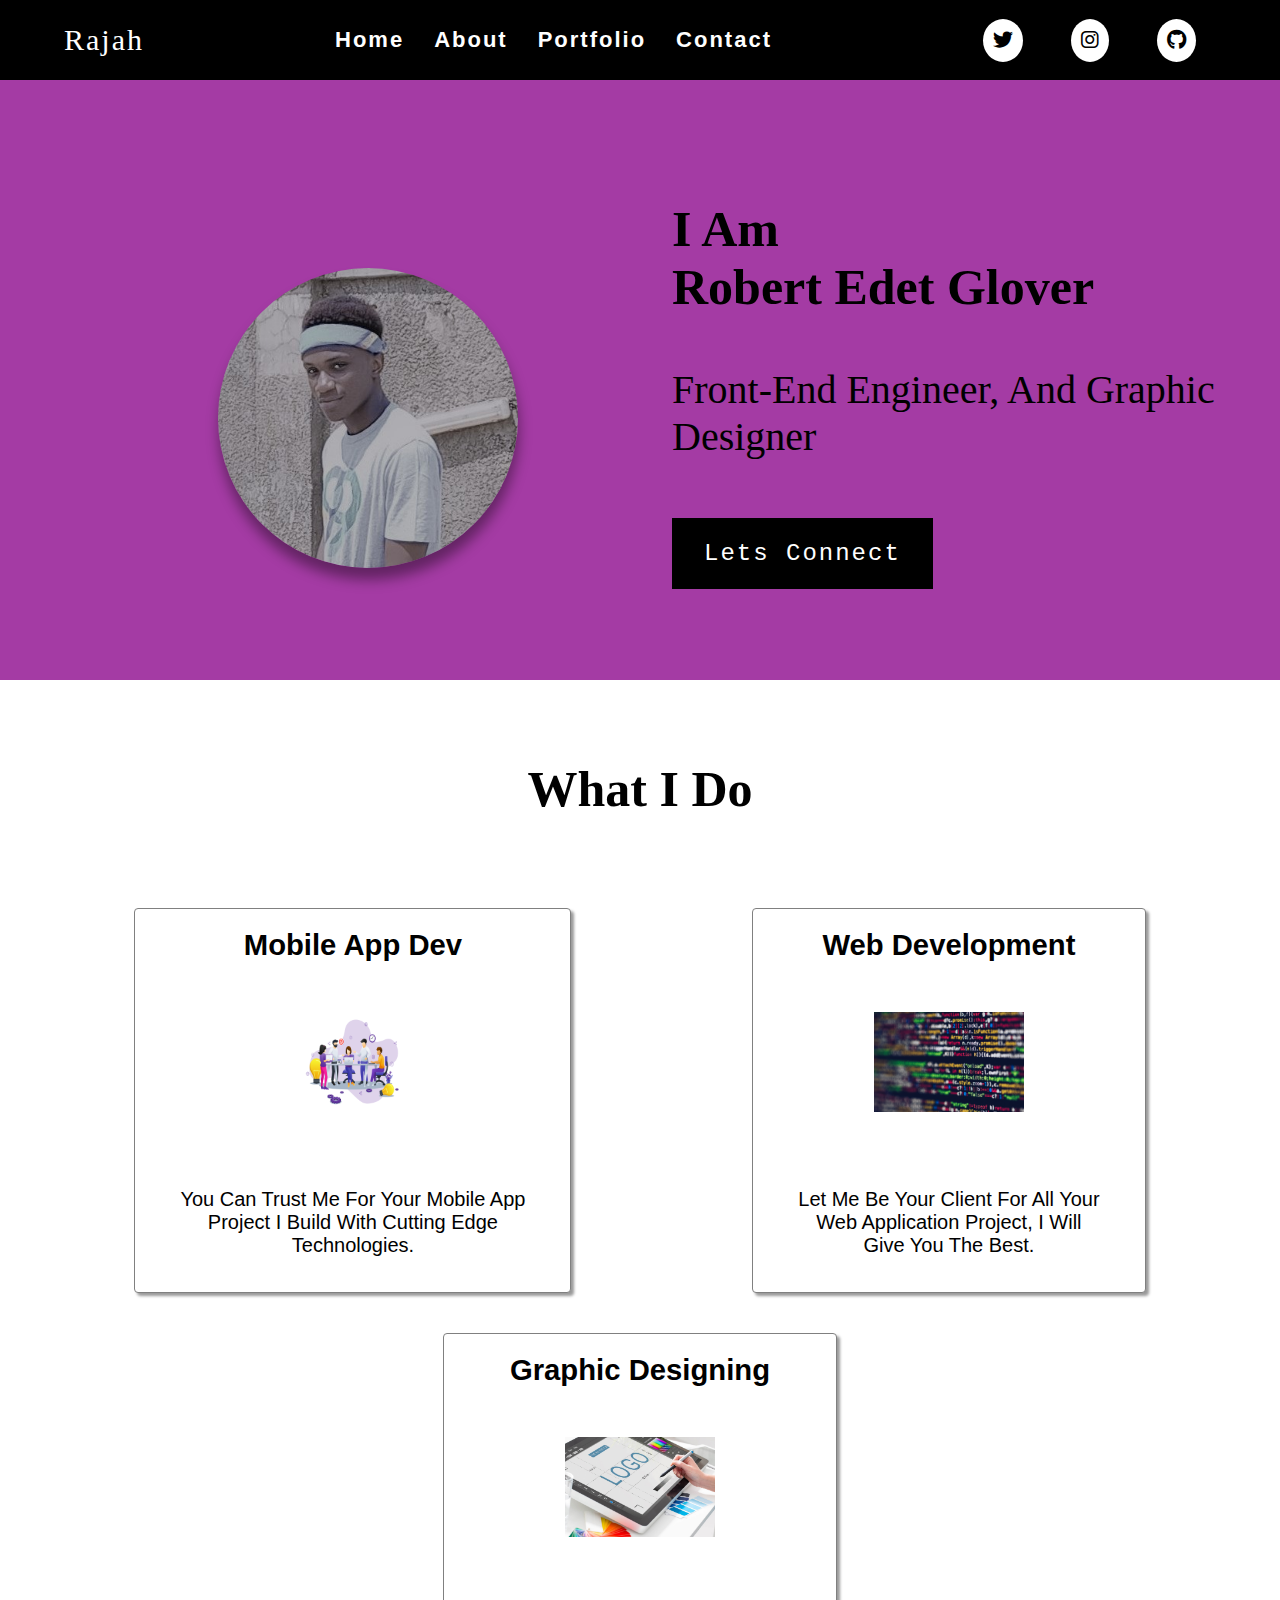
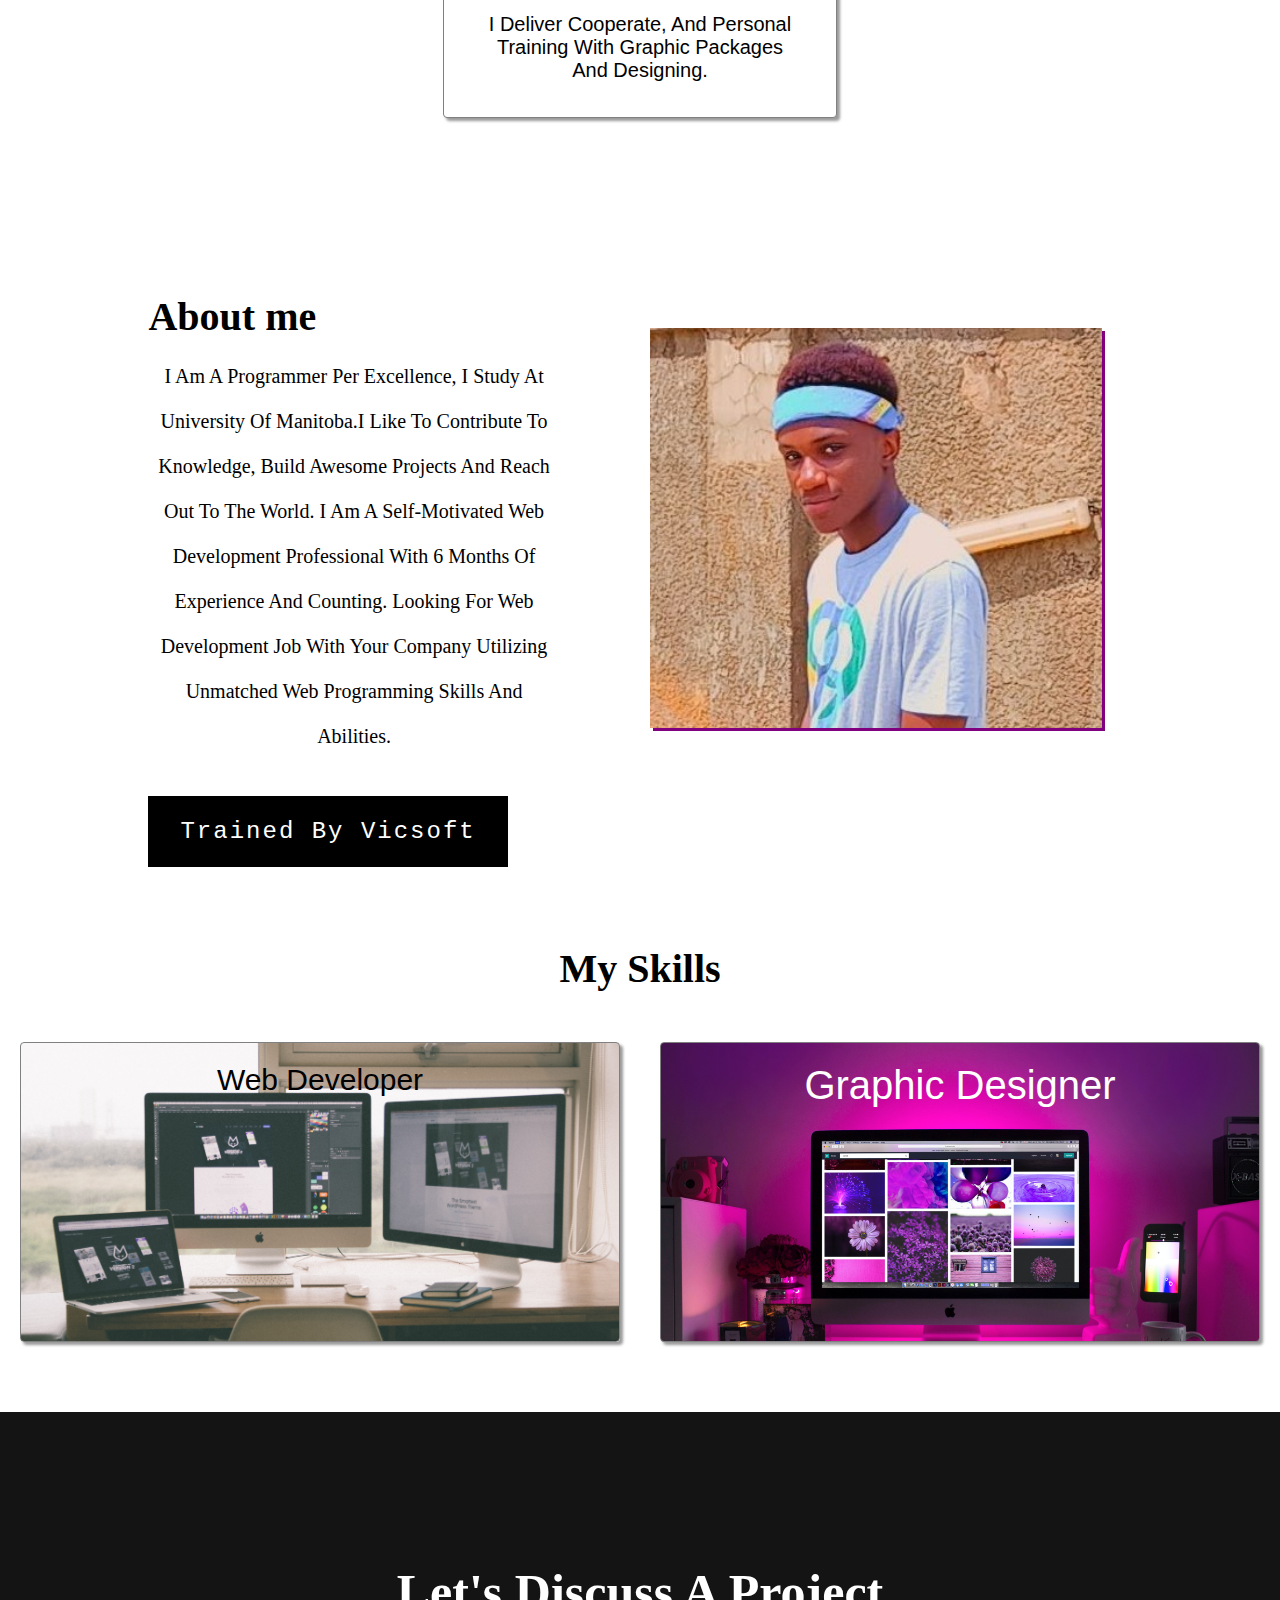
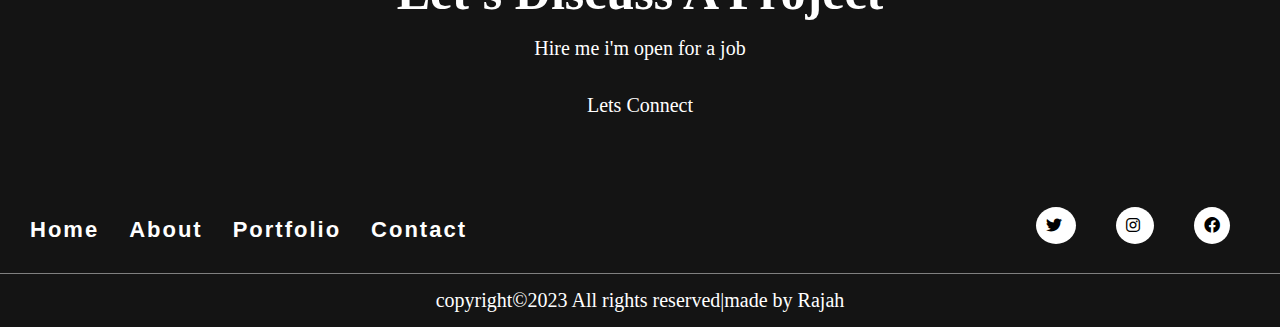
<file: index.html>
<!DOCTYPE html>
<html lang="en">
  <head>
    <meta charset="UTF-8" />
    <meta http-equiv="X-UA-Compatible" content="IE=edge" />
    <meta name="viewport" content="width=device-width, initial-scale=1.0" />
    <link rel="stylesheet" href="style.css" />
    <link rel="stylesheet" href="fontawesome/css/all.css" />
    <title>Document</title>
  </head>
  <body>
    <header>
      <span class="inner">rajah</span>
      <div class="menu-btn" id="menu-btn">
        <i class="fas fa-bars" style="color: white;"></i>
      </div>
      <nav>
        <a href="index.html">Home</a>
        <a href="about.html">About</a>
        <a href="portfolio.html">Portfolio</a>
        <a href="contact.html">Contact</a>
      </nav>
      <div class="circlewrap">
        <a
          href="www.twitter.com/@rajahopx21"
          class="circle"
          rel="norefferal noopenner"
          target="_blank"
        >
          <i class="fab fa-twitter"></i>
        </a>
        <a
          href="www.instagram.com/robertglover440"
          class="circle"
          rel="norefferal noopenner"
          target="_blank"
        >
        
          <i class="fab fa-instagram"></i>
        </a>

        
          
          
           <a
          href="www.github.com/robertglover440"
          class="circle"
          rel="norefferal noopenner"
          target="_blank"
        >
          <i class="fab fa-github"></i>
        </a>

          
        </a>
      </div>
    </header>
    <div class="banner">
      <div class="introtext">
        <h1 class="intro">
          i am <br />
          <span>Robert Edet Glover</span>
        </h1>
        <span class="band">front-end engineer, and graphic designer </span>
        <div class="btnwrap">
          <span class="btn">Lets connect</span>
        </div>
      </div>
      <div class="bannerimg">
        <div>
          <img src="images/Snapchat-580597427 (3).jpg" alt="" />
        </div>
      </div>
    </div>
    <h1 class="hero">What i do</h1>
    <div class="container">
      <div class="card">
        <h3>mobile app dev</h3>
        <img
          src="images/—Pngtree—modern flat design concept of_5332905.png"
          alt=""
        />
        <p>
          you can trust me for your mobile app <br />
          project i build with cutting edge <br />
          technologies.
        </p>
      </div>
      <div class="card">
        <h3>web development</h3>
        <img src="images/pexels-markus-spiske-2004161.jpg" alt="" />

        <p>
          Let me be your client for all your <br />
          web application project, i will <br />
          give you the best.
        </p>
      </div>

      <div class="card">
        <h3>graphic designing</h3>
        <img
          src="images/DifferenttypesofgraphicdesignLOGO-1.jpg"
          alt=""
          class="rob"
        />
        <p>
          i deliver cooperate, and personal <br />
          training with graphic packages <br> and designing.
        </p>
      </div>
    </div>

    <div class="ctrl">
      <div class="wrap">
        <h1>About me</h1>
        <p class="insidep">
          i am a programmer per excellence, i study at university of manitoba.I
          like to contribute to knowledge, build awesome projects and reach out
          to the world. i am a Self-motivated Web Development professional with
          6 months of experience and counting. looking for Web Development Job
          with your Company utilizing unmatched web programming skills and
          abilities.
        </p>
        <span class="btn">trained by vicsoft</span>
      </div>
      <div class="nob">
        <img src="images/Snapchat-580597427 (2).jpg" alt="" />
      </div>
    </div>

    <h1 class="aboutone">my skills</h1>
    <div class="imagewrap">
      <div class="boxx">
        Web developer
        <!-- <img src="images/pexels-tranmautritam-251225.jpg" alt=""> -->
      </div>
      <div class="box">Graphic designer</div>
    </div>
    <footer class="nasa">
      <div>
        <h2 class="discusstitle">let's discuss a project</h2>
      </div>
      <div class="aboutdesc">
        <span class="desc">Hire me i'm open for a job</span>
      </div>
      <a href="">
        <span class="des">Lets connect</span>
      </a>
      <div class="footers">
        <nav>
          <a href="index.html">Home</a>
          <a href="about.html">About</a>
          <a href="portfolio.html">Portfolio</a>
          <a href="contact.html">Contact</a>
        </nav>

        <div class="circlewra">
          <span class="circle">
            <i class="fab fa-twitter"></i>
          </span>
          <span class="circle">
            <i class="fab fa-instagram"></i>
          </span>
          <span class="circle">
            <i class="fab fa-facebook"></i>
          </span>
        </div>
      </div>
      <p>copyright&copy;2023 All rights reserved|made by Rajah</p>
    </footer>
    <script>
      const btn = document.getElementById("menu-btn")
      btn.addEventListener("click", () =>
      document.querySelector("nav").classList.toggle("show"))
    </script>
  </body>
</html>
</file>
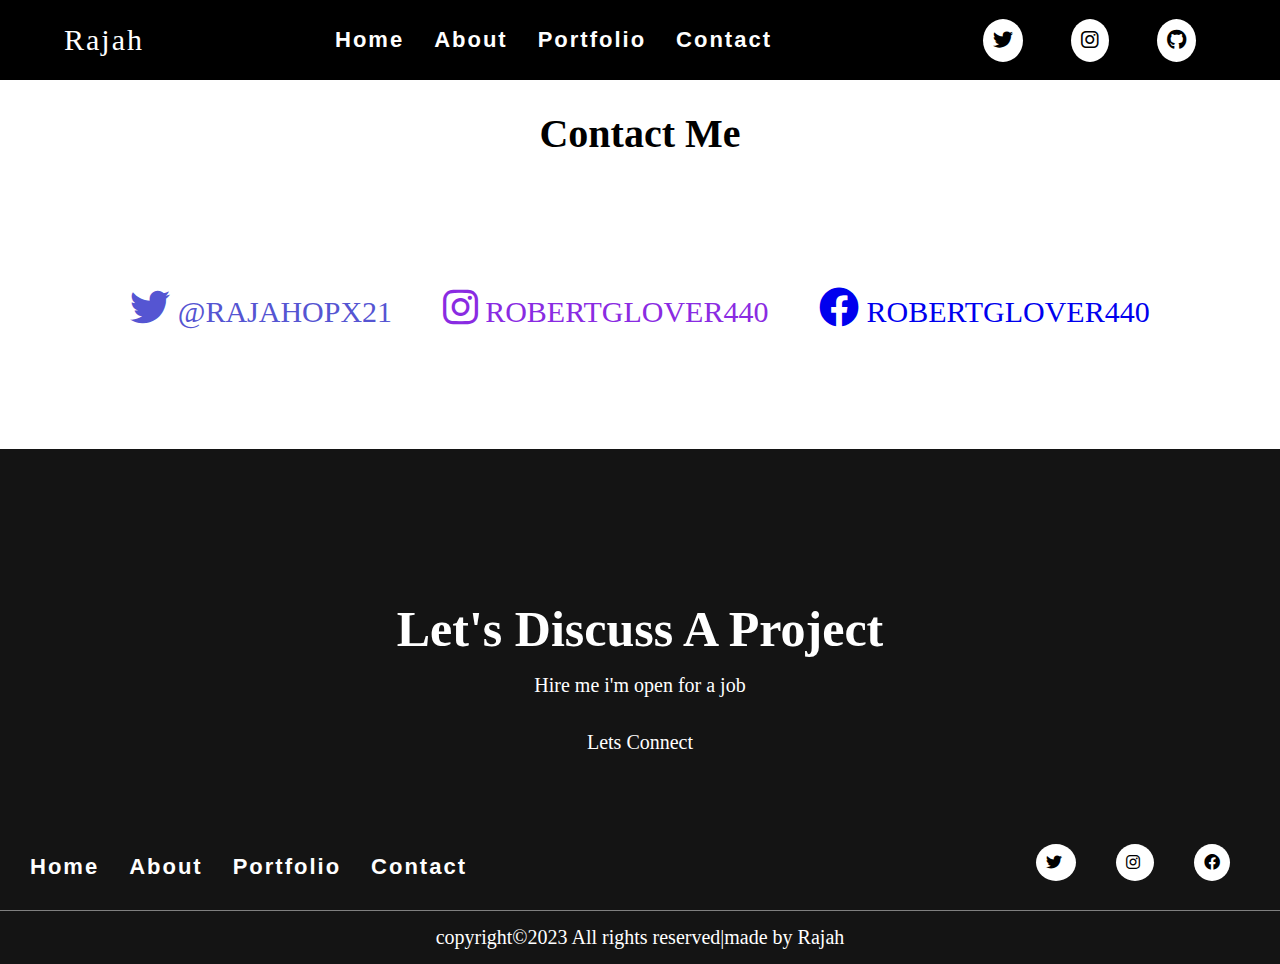
<file: contact.html>
<!DOCTYPE html>
<html lang="en">
<head>
    <meta charset="UTF-8">
    <meta http-equiv="X-UA-Compatible" content="IE=edge">
    <meta name="viewport" content="width=device-width, initial-scale=1.0">
     <link rel="stylesheet" href="contact.css" />
     <link rel="stylesheet" href="fontawesome/css/all.css" />
     <link rel="stylesheet" href="style.css">
    <title>Document</title>
</head>
<body>
    <header>
      <span class="inner">rajah</span>
      <div class="menu-btn" id="menu-btn">
        <i class="fas fa-bars" style="color: white;"></i>
      </div>
      <nav>
        <a href="index.html">Home</a>
        <a href="about.html">About</a>
        <a href="portfolio.html">Portfolio</a>
        <a href="contact.html">Contact</a>
      </nav>
      <div class="circlewrap">
        <a
          href="www.twitter.com/@rajahopx21"
          class="circle"
          rel="norefferal noopenner"
          target="_blank"
        >
          <i class="fab fa-twitter"></i>
        </a>
        <a
          href="www.instagram.com/robertglover440"
          class="circle"
          rel="norefferal noopenner"
          target="_blank"
        >
        
          <i class="fab fa-instagram"></i>
        </a>

        
          
          
           <a
          href="www.github.com/robertglover440"
          class="circle"
          rel="norefferal noopenner"
          target="_blank"
        >
          <i class="fab fa-github"></i>
        </a>

          
        </a>
      </div>
    </header>
     <h1>contact me</h1>
    <div class="wrapper" >
        <div>
          <a href="www.twitter.com/rajahopx21 " target="_blank" style="color: rgb(85, 85, 210);">
             <i class="fab fa-twitter" ></i>
             @rajahopx21
          </a>
        </div>
        <div>
          <a href="www.instagram.com/robertglover440" target="_blank" class="" style="color: blueviolet;" >
            <i class="fab fa-instagram"></i>
            robertglover440
            </a>
        </div>
        <div>
          <a href="www.facebook.com/robertglover440">
        <i class="fab fa-facebook" ></i>
        robertglover440</a>
        
      </a>
     </div>
    </div>
    <footer class="nasa">
      <div>
        <h2 class="discusstitle">let's discuss a project</h2>
      </div>
      <div class="aboutdesc">
        <span class="desc">Hire me i'm open for a job</span>
      </div>
      <a href="">
        <span class="des">Lets connect</span>
      </a>
      <div class="footers">
        <nav>
          <a href="">Home</a>
          <a href="">About</a>
          <a href="">Portfolio</a>
          <a href="">Contact</a>
        </nav>

        <div class="circlewra">
          <span class="circle">
            <i class="fab fa-twitter"></i>
          </span>
          <span class="circle">
            <i class="fab fa-instagram"></i>
          </span>
          <span class="circle">
            <i class="fab fa-facebook"></i>
          </span>
        </div>
      </div>
      <p>copyright&copy;2023 All rights reserved|made by Rajah</p>
    </footer>
    <script>
      const btn = document.getElementById("menu-btn")
      btn.addEventListener("click", () =>
      document.querySelector("nav").classList.toggle("show"))
    </script>

</body>
</html>
</file>
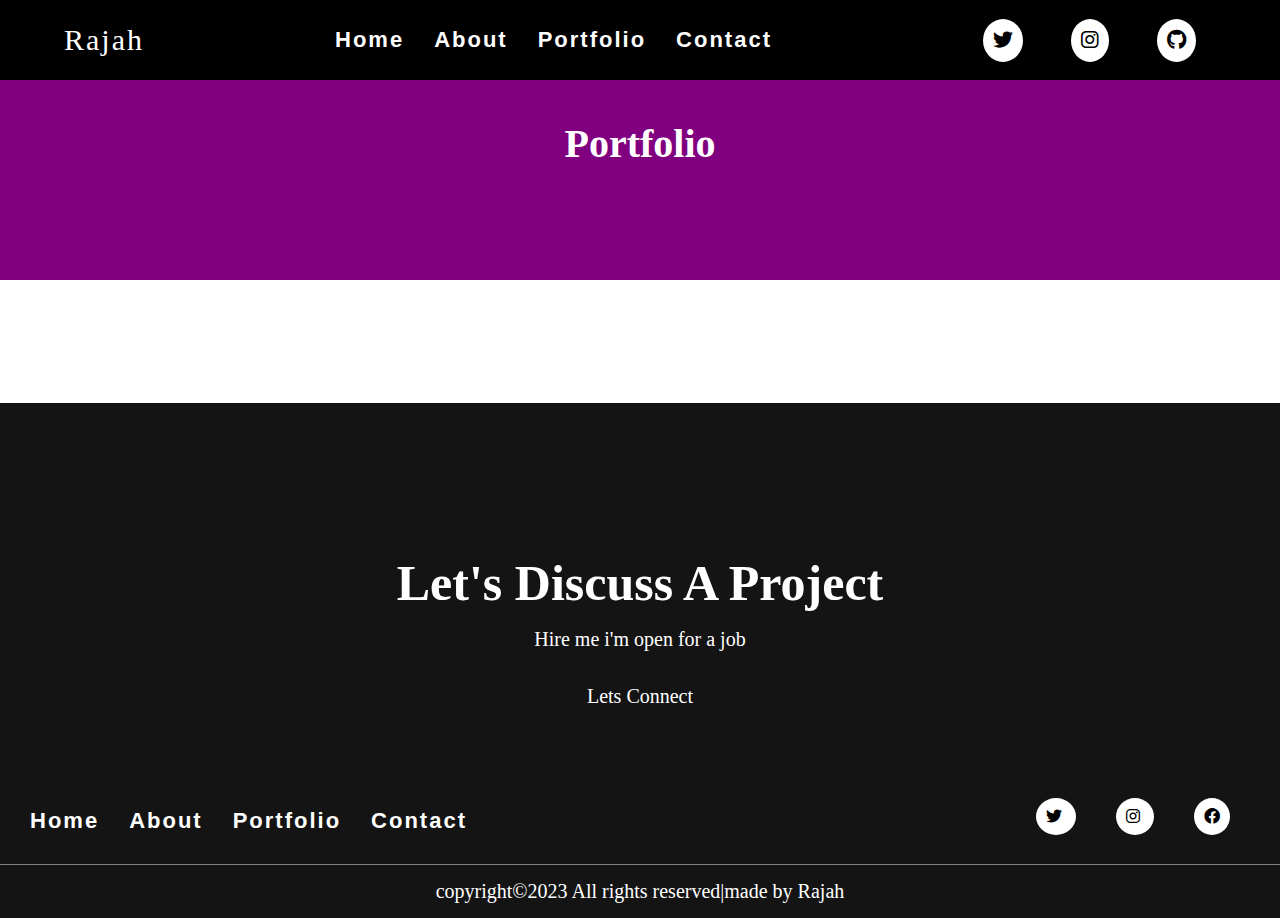
<file: portfolio.html>
<!DOCTYPE html>
<html lang="en">
<head>
    <meta charset="UTF-8">
    <meta http-equiv="X-UA-Compatible" content="IE=edge">
    <meta name="viewport" content="width=device-width, initial-scale=1.0">
    <link rel="stylesheet" href="portfolio.css">
    <link rel="stylesheet" href="fontawesome/css/all.css" />
    <link rel="stylesheet" href="style.css">

    <title>Document</title>
</head>
<body>
<header>
      <span class="inner">rajah</span>
      <div class="menu-btn" id="menu-btn">
        <i class="fas fa-bars" style="color: white;"></i>
      </div>
      <nav>
        <a href="index.html">Home</a>
        <a href="about.html">About</a>
        <a href="portfolio.html">Portfolio</a>
        <a href="contact.html">Contact</a>
      </nav>
      <div class="circlewrap">
        <a
          href="www.twitter.com/@rajahopx21"
          class="circle"
          rel="norefferal noopenner"
          target="_blank"
        >
          <i class="fab fa-twitter"></i>
        </a>
        <a
          href="www.instagram.com/robertglover440"
          class="circle"
          rel="norefferal noopenner"
          target="_blank"
        >
        
          <i class="fab fa-instagram"></i>
        </a>

        
          
          
           <a
          href="www.github.com/robertglover440"
          class="circle"
          rel="norefferal noopenner"
          target="_blank"
        >
          <i class="fab fa-github"></i>
        </a>

          
        </a>
      </div>
    </header> 
    <h1>portfolio</h1>
    <div class="folio">
        <p>
             project
        </p>
    </div>
         <footer class="nasa">
      <div>
        <h2 class="discusstitle">let's discuss a project</h2>
      </div>
      <div class="aboutdesc">
        <span class="desc">Hire me i'm open for a job</span>
      </div>
      <a href="">
        <span class="des">Lets connect</span>
      </a>
      <div class="footers">
        <nav>
          <a href="">Home</a>
          <a href="">About</a>
          <a href="">Portfolio</a>
          <a href="">Contact</a>
        </nav>

        <div class="circlewra">
          <span class="circle">
            <i class="fab fa-twitter"></i>
          </span>
          <span class="circle">
            <i class="fab fa-instagram"></i>
          </span>
          <span class="circle">
            <i class="fab fa-facebook"></i>
          </span>
        </div>
      </div>
      <p>copyright&copy;2023 All rights reserved|made by Rajah</p>
    </footer>

    <script>
      const btn = document.getElementById("menu-btn")
      btn.addEventListener("click", () =>
      document.querySelector("nav").classList.toggle("show"))
    </script>



  
</body>
</html>
</file>
<file: style.css>
* {
  margin: 0;
  box-sizing: border-box;
}

header {
  display: flex;
  justify-content: space-between;
  padding: 0 5%;
  height: 80px;
  background-color: black;
  font-size: 20px;
  align-items: center;
}
.inner {
  font-size: 30px;
  text-transform: capitalize;
  font-family: "Times New Roman", Times, serif;
  letter-spacing: 2px;
  color: white;
}
.menu-btn {
  position: absolute;
  right: 20px;
  top: 30px;
  display: none;
  z-index: 10;
}
nav {
  display: flex;
  gap: 30px;
  color: aliceblue;
}
.circlewrap {
  display: flex;
  gap: 8px;
}
nav a {
  text-decoration: none;
  font-size: 22px;
  color: white;
  font-weight: 600;
  letter-spacing: 2px;
  font-family: "Trebuchet MS", "Lucida Sans Unicode", "Lucida Grande",
    "Lucida Sans", Arial, sans-serif;
}
nav a:hover {
  /* border-bottom: 3px solid black; */
  color: rgb(197, 138, 197);
  transition: all 0.2s ease-in-out;
}
.circle {
  padding: 10px;
  border-radius: 100%;
  color: black;
  background-color: white;
}
.banner {
  display: flex;
  flex-direction: row-reverse;
  padding: 0 0 0 5%;
  background-color: rgb(164, 59, 164);
  flex-wrap: wrap;
  justify-content: center;
  gap: 30px 0;
  min-height: 600px;
}
.intro {
  font-size: 50px;
  text-transform: capitalize;
}
.band {
  font-size: 40px;
  text-transform: capitalize;
}
.btn {
  font-size: 24px;
  font-family: monospace;
  text-transform: capitalize;
  letter-spacing: 2px;
  border: 2px solid black;
  padding: 20px 30px;
  background-color: black;
  color: white;
  cursor: pointer;
  margin-bottom: 30px;
  
}

.btnwrap {
  margin-top: 80px;
}

.introtext {
  flex: 1;
}
.intro {
  padding-top: 120px;
  margin-bottom: 50px;
}
.bannerimg {
  flex: 1;
  display: flex;
  padding-top: 80px;
  justify-content: center;
  align-items: center;
}
.bannerimg img {
  height: 300px;
  width: 300px;
  object-fit: cover;
  border-radius: 100%;
  box-shadow: 1px 12px 13px rgba(0, 0, 0, 0.4);
}
.hero {
  text-align: center;
  text-transform: capitalize;
  font-size: 50px;
  margin-top: 80px;
  font-family: cursive;
}
.container {
  display: flex;
  padding: 80px 5%;
  gap: 40px;
  justify-content: space-around;
  flex-wrap: wrap;
}
.card {
  min-height: 200px;
  background-color: white;
  background-clip: border-box;
  border: 1.8px solid gray;
  border-radius: 0.25rem;
  font-family: "Franklin Gothic Medium", "Arial Narrow", Arial, sans-serif;
  font-size: 25px;
  text-transform: capitalize;
  text-align: center;
  box-shadow: rgba(0, 0, 0, 0.4) 3px 3px 3px;
  padding: 20px 30px;
}

h3 {
  padding-bottom: 50px;
}
img {
  height: 100px;
}
.container p {
  padding-top: 70px;
}
h1 {
  font-weight: bold;
  font-size: 40px;
  /* padding-left: 80px; */
  margin-bottom: 10px;
  font-family: muli;
}

.ctrl {
  display: flex;
  padding: 80px 10%;
  gap: 40px;
  justify-content: space-around;
  flex-wrap: wrap;
}
.insidep {
  font-size: 20px;
  font-weight: 400;
  text-transform: capitalize;
  /* background-color: black; */
  color: black;
  padding: 4px 0;
  line-height: 45px;
  margin-bottom: 55px;
}
.wrap {
  margin-top: 15px;
  flex: 1;
  padding-left: 2%;
}
.nob {
  flex: 1.1;
}
a {
  font-size: 20px;
  /* padding-left: 50px; */
  text-transform: capitalize;
  text-decoration: dashed;
}
.aboutone {
  font-family: muli;
  font-weight: bold;
  font-size: 40px;
  text-align: center;
  padding: 20px;
  text-transform: capitalize;
}
.imagewrap {
  display: flex;
  justify-content: center;
  padding-bottom: 50px;
}
.box {
  flex: 1.1;
  height: 300px;
  background: url(images/pexels-designecologist-1779487.jpg);
  background-size: cover;
  background-repeat: no-repeat;
  background-color: white;
  background-clip: border-box;
  border: 1.8px solid gray;
  border-radius: 0.25rem;
  font-family: "Franklin Gothic Medium", "Arial Narrow", Arial, sans-serif;
  font-size: 25px;
  text-transform: capitalize;
  text-align: center;
  box-shadow: rgba(0, 0, 0, 0.4) 3px 3px 3px;
  padding: 20px 30px;
  display: flex;
  flex-flow: column wrap;
  justify-content: start;
  margin: 20px;
  color: white;
  font-size: 40px;
}
.boxx {
  flex: 1.1;
  height: 300px;

  background: url(images/pexels-tranmautritam-251225.jpg);
  background-size: cover;
  background-clip: border-box;
  border: 1.8px solid gray;
  border-radius: 0.25rem;
  font-family: "Franklin Gothic Medium", "Arial Narrow", Arial, sans-serif;
  font-size: 25px;
  text-transform: capitalize;
  text-align: center;
  box-shadow: rgba(0, 0, 0, 0.4) 3px 3px 3px;
  padding: 20px 30px;
  display: flex;
  flex-flow: column wrap;
  justify-content: start;
  font-size: 30px;
  margin: 20px;
}
.nasa {
  width: 100%;
  min-height: 450px;
  background-color: rgba(0, 0, 0, 0.923);
  box-sizing: border-box;
  font-family: muli;
}
.discusstitle {
  color: rgb(255, 255, 255);
  font-size: 50px;
  font-weight: 600;
  line-height: 1.2em;
  padding: 150px 0px 0px;
  margin: 0px 0px 8px;
  text-align: center;
  text-transform: capitalize;
}
.desc {
  color: rgb(255, 255, 255);
  font-size: 20px;
  line-height: 28px;
  margin-bottom: 30px;
}
.aboutdesc {
  color: rgb(255, 255, 255);
  font-size: 15px;
  line-height: 28px;
  margin-bottom: 30px;
  margin-top: 12px;
  text-align: center;
}
.des {
  color: white;
  display: flex;
  justify-content: center;
  margin-bottom: 70px;
}
.footers {
  padding: 30px;
  border-bottom: 1px solid gray;
}
.footers {
  display: flex;
  justify-content: space-between;
}
.card p {
  text-align: center;
  /* padding: 50px; */
  font-size: 20px;
  color: black;
}
.circle {
  margin: 20px;
}

p {
  color: white;
  text-align: center;
  padding: 15px;
  font-size: 20px;
}
.rob {
  height: 100px;
}
.nob {
  padding: 50px;
}

.nob img {
  height: 400px;
  width: 100%;
  object-fit: cover;
  box-shadow: 3px 3px purple;
  /* position: relative; */
  top: 110px;
}
.bob {
  height: 300px;
}

header nav.show {
  background-color: black;
  display: flex;
  flex-direction: column;
  height: 100vh;
  width: 60vw;
  justify-content: center;
  align-items: center;
  color: white;
  position: absolute;
  right: -100%;
  top: 0;
  animation: slide 0.3s ease-in-out forwards;
}

@keyframes slide {
  100% {
    right: 0;
  }
}
/* start of media query */
@media (min-width: 200px) and (max-width: 768px) {
  nav {
    display: none;
  }
  .banner {
    height: 700px;
  }
  .bannerimg {
    display: none;
  }
  .btn {
    font-size: 15px;
  }
  .imagewrap {
    display: grid;
  }
  .nob {
    flex: none;
  }
  .menu-btn {
    display: flex;
    color: white;
    margin-right: 5%;
  }
  .circle {
    display: none;
  }
}
</file>
<file: contact.css>
body{
  margin: 0;
}

header {
  display: flex;
  justify-content: space-between;
  height: 80px;
  background-color: black;
  align-items: center;
}
.inner {
  font-size: 30px;
  text-transform: capitalize;
  font-family: "Times New Roman", Times, serif;
  letter-spacing: 2px;
  color: white;
}
.menu-btn{
  display: none;
}
nav {
  display: flex;
  gap: 30px;
  color: aliceblue;
}
.circlewrap {
  display: flex;
  gap: 8px;
}
nav a {
  text-decoration: none;
  font-size: 22px;
  color: white;
  font-weight: 600;
  letter-spacing: 2px;
  font-family: "Trebuchet MS", "Lucida Sans Unicode", "Lucida Grande",
    "Lucida Sans", Arial, sans-serif;
}
nav a:hover {
  /* border-bottom: 3px solid black; */
  color: rgb(197, 138, 197);
  transition: all 0.2s ease-in-out;
}

.circle {
  color: black;
  padding: 14px;
  border-radius: 100%;
  background-color: white;
  margin: 20px;
}
h1 {
  text-align: center;
  text-transform: capitalize;
  padding-top: 30px;
}
.wrapper {
  display: flex;
  justify-content: space-around;
  padding: 120px;
  gap: 30px;
}
.nasa {
  width: 100%;
  min-height: 450px;
  background-color: black;
  box-sizing: border-box;
  font-family: muli;
}
.discusstitle {
  color: rgb(255, 255, 255);
  font-size: 50px;
  font-weight: 600;
  line-height: 1.2em;
  padding: 150px 0px 0px;
  margin: 0px 0px 8px;
  text-align: center;
  text-transform: capitalize;
}
.desc {
  color: rgb(255, 255, 255);
  font-size: 20px;
  line-height: 28px;
  margin-bottom: 30px;
}
.aboutdesc {
  color: rgb(255, 255, 255);
  font-size: 15px;
  line-height: 28px;
  margin-bottom: 30px;
  margin-top: 12px;
  text-align: center;
}
.des {
  color: white;
  display: flex;
  justify-content: center;
  margin-bottom: 70px;
}
.footers {
  padding: 30px;
  border-bottom: 1px solid gray;
}
.footers {
  display: flex;
  justify-content: space-between;
}
p {
  color: white;
  text-align: center;
  padding: 15px;
  font-size: 20px;
}
.circle {
  margin: 20px;
}
.wrapper i {
  font-size: 40px;
}
.wrapper a {
  text-decoration: none;
  font-size: 30px;
  text-transform: uppercase;
}
/* start of media query */
 @media (min-width:200px) and (max-width:768px){
  nav {
    display: none;
  }

  .wrapper{
    display: grid;
  }
  .circle{
    display: none;
  }
  .menu-btn{
    display: flex;
    padding-left: 150px;
    color: white;
  }
  }
</file>
<file: portfolio.css>
* {
  margin: 0;
  box-sizing: border-box;
}
header {
  display: flex;
  justify-content: space-between;
  padding: 0 80px;
  height: 80px;
  background-color: black;
  font-size: 20px;
  align-items: center;
}
.inside{
  color: white;
  font-size: 30px;
  text-transform: capitalize;
}
.inner {
  font-size: 30px;
  text-transform: capitalize;
  font-family: "Times New Roman", Times, serif;
  letter-spacing: 2px;
  color: white;
}
nav {
  display: flex;
  gap: 30px;
  color: aliceblue;
}
.circlewrap {
  display: flex;
  gap: 8px;
}
nav a {
  text-decoration: none;
  font-size: 22px;
  color: white;
  font-weight: 600;
  letter-spacing: 2px;
  font-family: "Trebuchet MS", "Lucida Sans Unicode", "Lucida Grande",
    "Lucida Sans", Arial, sans-serif;
}
nav a:hover {
  /* border-bottom: 3px solid black; */
  color: rgb(197, 138, 197);
  transition: all 0.2s ease-in-out;
}

h1{
    text-align: center;
    background-color: purple;
    height: 200px;
    color: white;
    text-transform: capitalize;
    font-size: 50px;
    padding-top: 40px;
    
}
.folio{
    font-size: 45px;
    text-transform: capitalize;
    text-align: center;
    padding-top: 60px;
}
.nasa{
    width: 100%;
    min-height: 450px;
    background-color:black;
    box-sizing: border-box;
    font-family: muli;
}
.discusstitle{
    color: rgb(255, 255, 255);
    font-size: 50px;
    font-weight: 600;
    line-height: 1.2em;
    padding: 150px 0px 0px;
    margin: 0px 0px 8px;
    text-align: center;
    text-transform: capitalize;
}
.desc{
    color: rgb(255, 255, 255);
    font-size: 20px;
    line-height: 28px;
    margin-bottom: 30px;
    
}
.aboutdesc{
    color: rgb(255, 255, 255);
    font-size: 15px;
    line-height: 28px;
    margin-bottom: 30px;
    margin-top: 12px;
    text-align: center;
}
.des{
    color: white;
    display: flex;
    justify-content: center;
    margin-bottom: 70px;


    
}
.footers{
    padding: 30px;
    border-bottom: 1px solid gray;
    
}
.footers{
    display: flex;
    justify-content: space-between;
}
p{
    color: white;
    text-align: center;
    padding:  15px;
    font-size: 20px;
}
.circle{
    margin: 20px;
    color: black;
    background-color: white;
    border-radius: 100%;
    padding: 10px;
}
.menu-btn{
  display: none;
}

 /* start of media query */
 @media (min-width:200px) and (max-width:768px){
  nav {
    display: none;
  }
  .menu-btn{
    display: flex;
    padding-left: 150px;
    color: white;
  }
  .circle{
    display: none;
  }
  }
</file>
